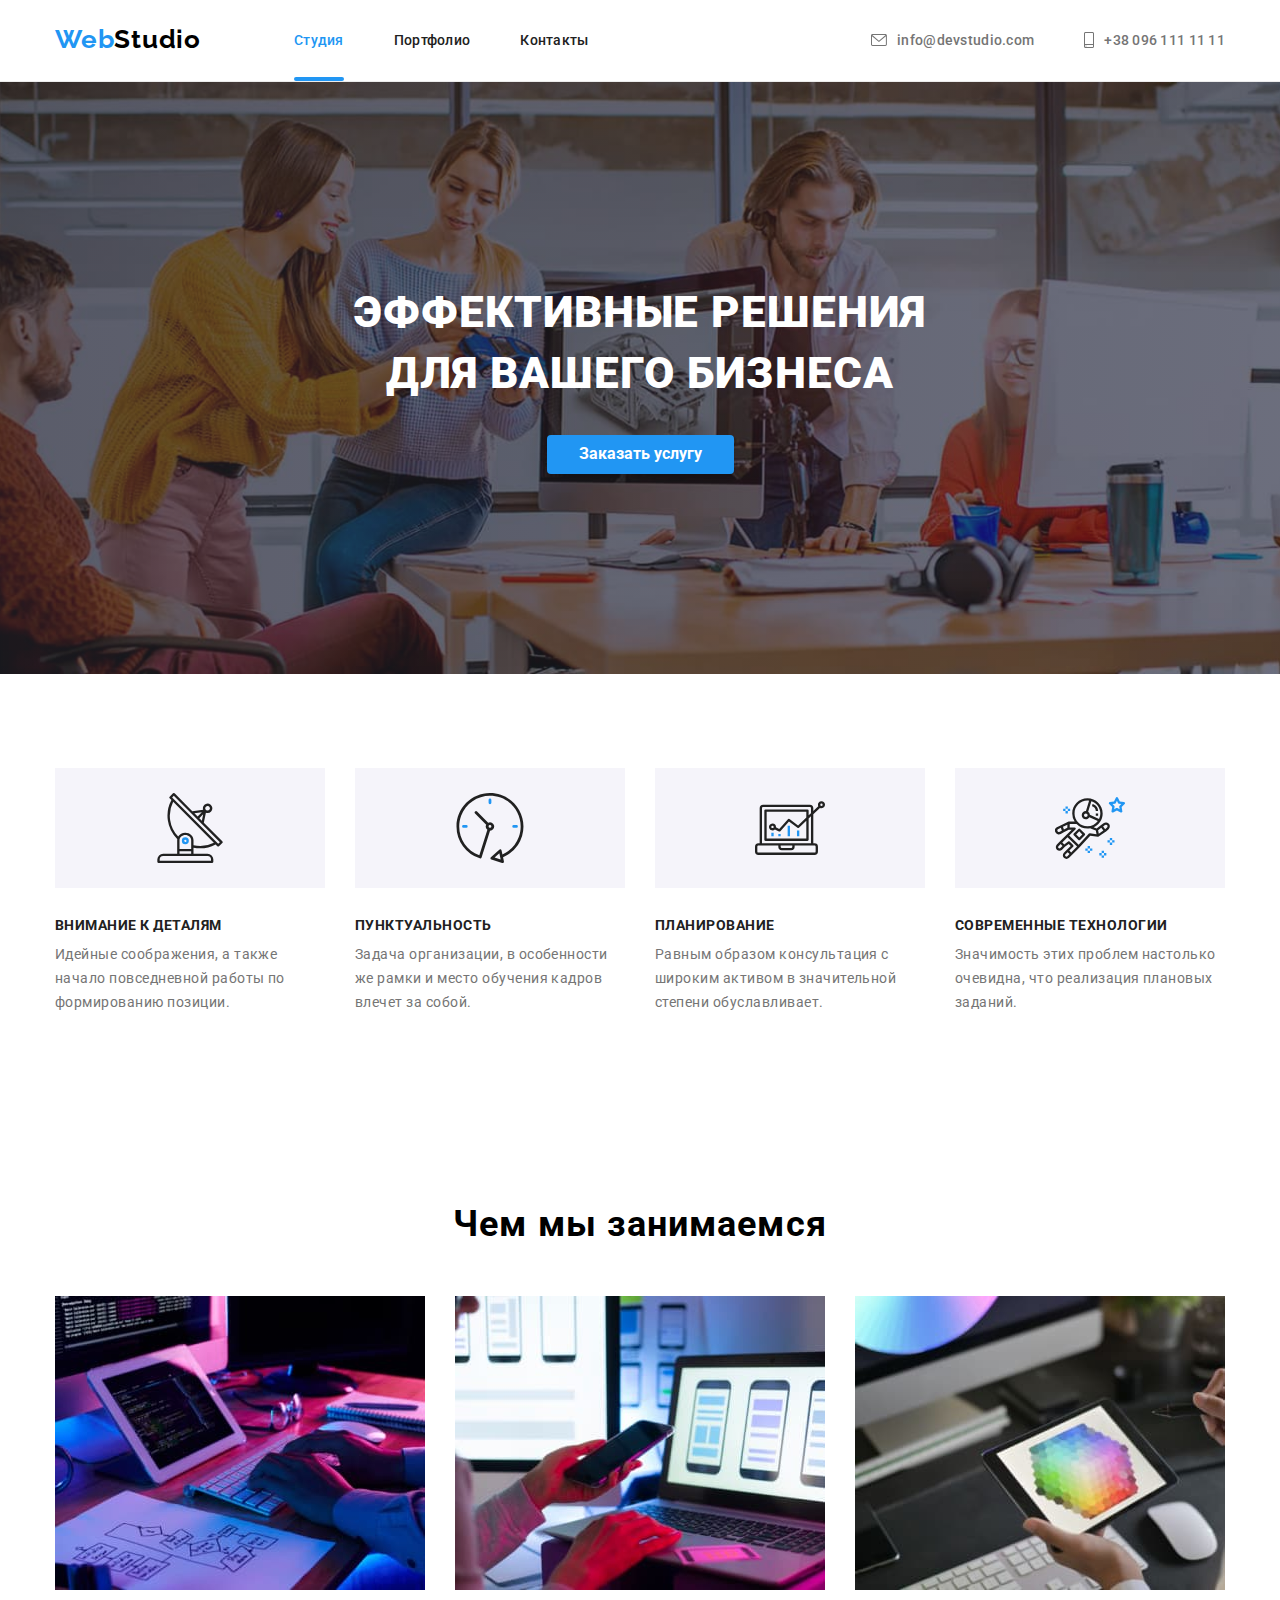
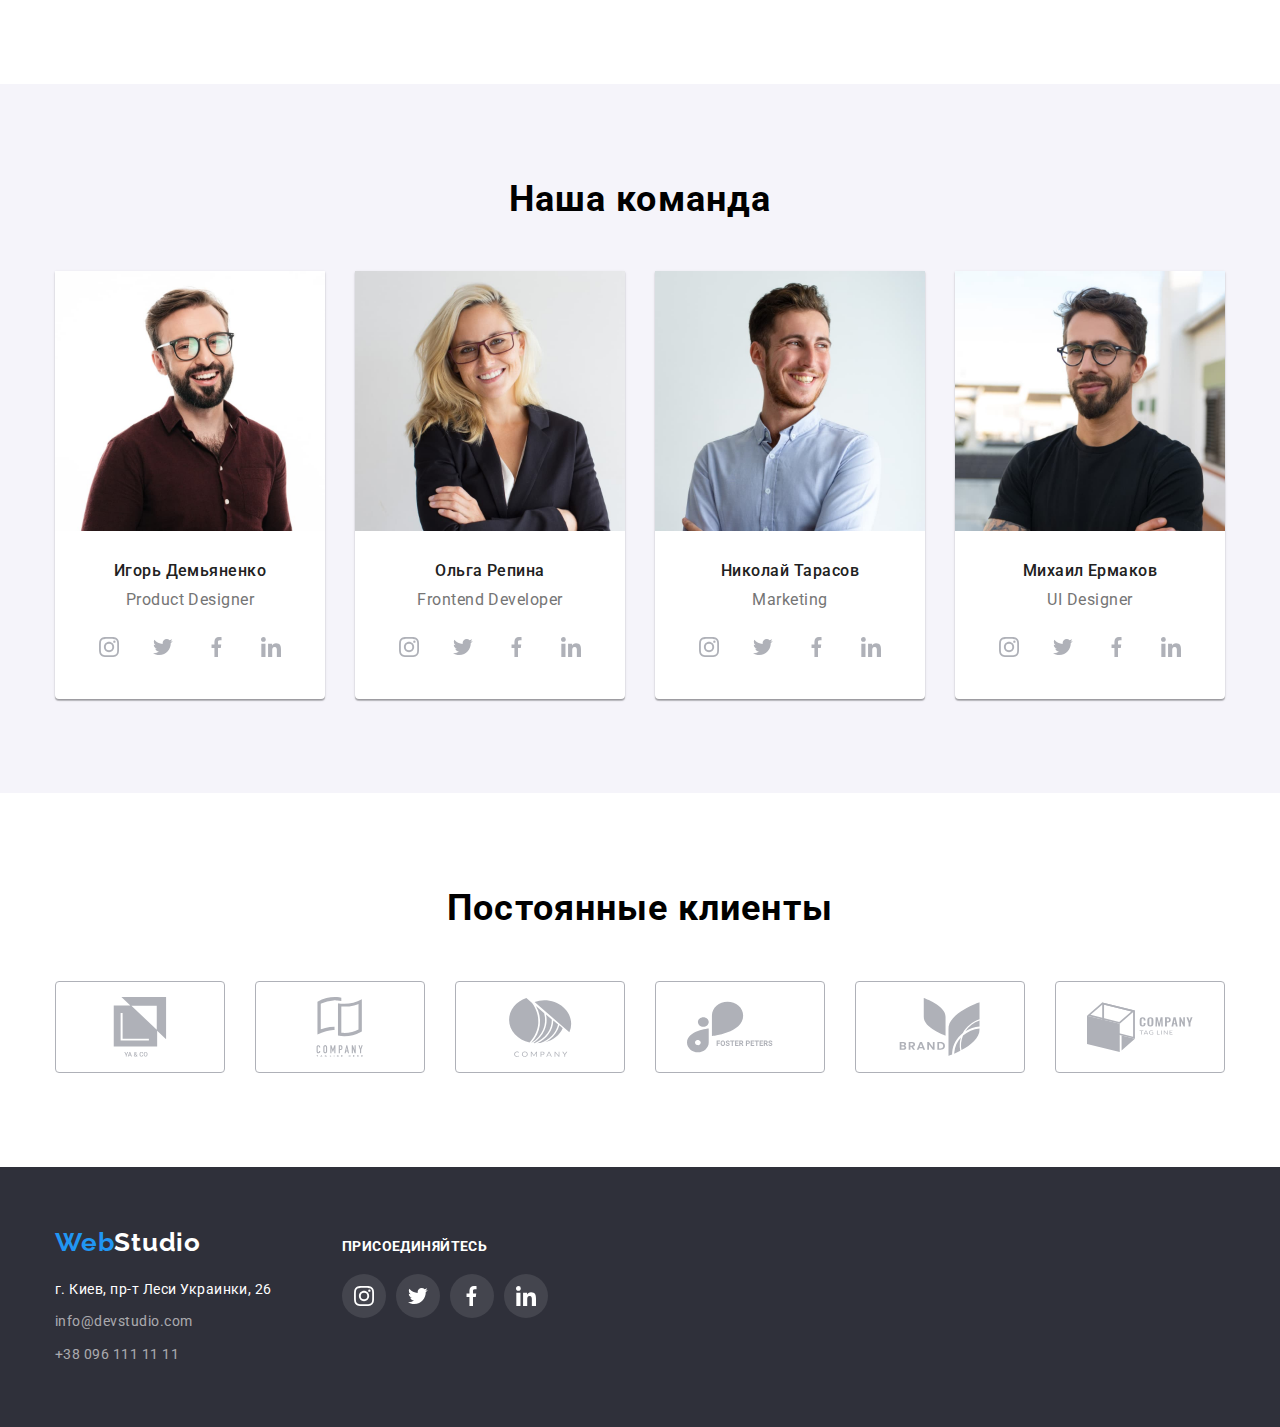
<file: index.html>
<!DOCTYPE html>
<html lang="ru">
<head>
    <meta charset="UTF-8">
    <meta name="viewport" content="width=device-width, initial-scale=1.0">
    <title>Web Studio</title>
    <link rel="preconnect" href="https://fonts.gstatic.com">
    <link href="https://fonts.googleapis.com/css2?family=Raleway:wght@700&family=Roboto:wght@400;500;700;900&display=swap"
        rel="stylesheet">
    <link rel="stylesheet" href="./css/modern-normalize.css" />
    <link rel="stylesheet" href="./css/style.css" />
</head>
<body>
    <header class="header">
        <div class="container flex-container">
        <!-- nav container -->
        <nav class="header-nav flex-container">
            <a class="header-logo" href="./index.html"><span class="logo">Web</span><span class="logo black">Studio</span></a>
            <ul class="site-nav flex-container">
                <li class="site-nav-item">
                    <a href="./index.html" class="site-nav-link current">Студия</a>
                </li>
                <li class="site-nav-item">
                    <a href="./portfolio.html" class="site-nav-link">Портфолио</a>
               </li>
               <li class="site-nav-item">
                    <a href="#" class="site-nav-link">Контакты</a>
                </li>
            </ul>
        </nav>
        <ul class="site-info flex-container">
            <li class="site-info-item">
                <a href="mailto:info@devstudio.com" class="site-info-link">
                    <svg class="header-icon" width="16" height="12">
                        <use href="./images/icons.svg#icon-mail"></use>
                    </svg>
                    info@devstudio.com
                </a>
            </li>
            <li class="site-info-item">
                <a href="tel:+380961111111" class="site-info-link">
                    <svg class="header-icon" width="10" height="16">
                        <use href="./images/icons.svg#icon-tel"></use>
                    </svg>
                    +38 096 111 11 11
                </a>
            </li>
        </ul>
    </div>
    </header>
    <main>
        <!-- about studio container -->
        <section class="hero">
            <div class="container">
            <h1 class="hero-title">ЭФФЕКТИВНЫЕ РЕШЕНИЯ <br/>
                ДЛЯ ВАШЕГО БИЗНЕСА</h1>
            <button class="btn-primary" data-modal-open>Заказать услугу</button>
            </div>
        </section>
        <section class="section">
            <div class="container">
            <h2 class="visually-hidden">Наши преимущества</h2>
            <ul class="content-list">
            <li class="content-item">
                <div class="content-icon">
                    <svg class="svg-icon">
                        <use href="./images/icons.svg#icon-svg-1"></use>
                    </svg>
                </div>
                <h3 class="content-heading">ВНИМАНИЕ К ДЕТАЛЯМ</h3>
                <p class="content-text">Идейные соображения, а также начало повседневной работы по формированию позиции.</p>
            </li>
            <li class="content-item">
                <div class="content-icon">
                <svg class="svg-icon">
                    <use href="./images/icons.svg#icon-svg-2"></use>
                </svg>
                </div>
                <h3 class="content-heading">ПУНКТУАЛЬНОСТЬ</h3>
                <p class="content-text">Задача организации, в особенности же рамки и место обучения кадров влечет за собой.</p>
            </li>
            <li class="content-item">
                <div class="content-icon">
                <svg class="svg-icon">
                    <use href="./images/icons.svg#icon-svg-3"></use>
                </svg>
                </div>
                <h3 class="content-heading">ПЛАНИРОВАНИЕ</h3>
                <p class="content-text">Равным образом консультация с широким активом в значительной степени обуславливает.</p>
            </li>
            <li class="content-item">
                <div class="content-icon">
                <svg class="svg-icon">
                    <use href="./images/icons.svg#icon-svg-4"></use>
                </svg>
                </div>
                <h3 class="content-heading">СОВРЕМЕННЫЕ ТЕХНОЛОГИИ</h3>
                <p class="content-text">Значимость этих проблем настолько очевидна, что реализация плановых заданий.</p>
            </li>
            </ul>
            </div>
        </section>
        <section class="section">
            <div class="container">
            <h2 class="title">Чем мы занимаемся</h2>
            <ul class="promo-list">
                <li class="promo-item">
                    <img class="promo-img" src="./images/img-1.jpg"
                    alt="img"
                   width="370"
                    height="294"
                    />
                </li>
                <li class="promo-item">
                    <img class="promo-img" src="./images/img-2.jpg"
                    alt="img"
                    width="370"
                    height="294"
                    />
                </li>
                <li class="promo-item">
                    <img class="promo-img" src="./images/img-3.jpg"
                    alt="img"
                    width="370"
                    height="294"
                    />
                </li>
            </ul>
            </div>
        </section>
        <section class="section team-section">
            <div class="container">
                <h2 class="title">Наша команда</h2>
                <ul class="team-list">
                <li class="team-item">
                    <img class="team-img" src="./images/img-4.jpg"
                    alt="img"
                    width="270"
                    height="260"
                    />
                    <div class="text">
                        <h3 class="team-heading">Игорь Демьяненко</h3>
                        <p class="team-text">Product Designer</p>
                        <ul class="team-social-list">
                            <li class="team-social-item">
                                <a href="#" class="team-social-link" aria-label="Instagram"><svg class="social-icon">
                                    <use href="./images/icons.svg#icon-instagram"></use>
                                </svg>
                                </a>
                            </li>
                            <li class="team-social-item">
                                <a href="#" class="team-social-link" aria-label="Twitter"><svg class="social-icon">
                                    <use href="./images/icons.svg#icon-twitter"></use>
                                </svg>
                                </a>
                            </li>
                            <li class="team-social-item">
                                <a href="#" class="team-social-link" aria-label="Facebook"><svg class="social-icon">
                                    <use href="./images/icons.svg#icon-facebook"></use>
                                </svg>
                            </a>
                            </li>
                            <li class="team-social-item">
                                <a href="#" class="team-social-link" aria-label="Linkedin"><svg class="social-icon">
                                    <use href="./images/icons.svg#icon-linkedin"></use>
                                </svg>
                            </a>
                            </li>
                        </ul>
                    </div>
                </li>
                <li class="team-item">
                    <img class="team-img" src="./images/img-5.jpg"
                    alt="img"
                    width="270"
                    height="260"
                    />
                    <div class="text">
                    <h3 class="team-heading">Ольга Репина</h3>
                    <p class="team-text">Frontend Developer</p>
                    <ul class="team-social-list">
                        <li class="team-social-item">
                            <a href="#" class="team-social-link" aria-label="Instagram"><svg class="social-icon">
                                    <use href="./images/icons.svg#icon-instagram"></use>
                                </svg>
                            </a>
                        </li>
                        <li class="team-social-item">
                            <a href="#" class="team-social-link" aria-label="Twitter"><svg class="social-icon">
                                    <use href="./images/icons.svg#icon-twitter"></use>
                                </svg>
                            </a>
                        </li>
                        <li class="team-social-item">
                            <a href="#" class="team-social-link" aria-label="Facebook"><svg class="social-icon">
                                    <use href="./images/icons.svg#icon-facebook"></use>
                                </svg>
                            </a>
                        </li>
                        <li class="team-social-item">
                            <a href="#" class="team-social-link" aria-label="Linkedin"><svg class="social-icon">
                                    <use href="./images/icons.svg#icon-linkedin"></use>
                                </svg>
                            </a>
                        </li>
                    </ul>
                    </div>
                </li>
                <li class="team-item">
                    <img class="team-img" src="./images/img-6.jpg"
                    alt="img"
                    width="270"
                    height="260"
                    />
                    <div class="text">
                    <h3 class="team-heading">Николай Тарасов</h3>
                    <p class="team-text">Marketing</p>
                    <ul class="team-social-list">
                        <li class="team-social-item">
                            <a href="#" class="team-social-link" aria-label="Instagram"><svg class="social-icon">
                                    <use href="./images/icons.svg#icon-instagram"></use>
                                </svg>
                            </a>
                        </li>
                        <li class="team-social-item">
                            <a href="#" class="team-social-link" aria-label="Twitter"><svg class="social-icon">
                                    <use href="./images/icons.svg#icon-twitter"></use>
                                </svg>
                            </a>
                        </li>
                        <li class="team-social-item">
                            <a href="#" class="team-social-link" aria-label="Facebook"><svg class="social-icon">
                                    <use href="./images/icons.svg#icon-facebook"></use>
                                </svg>
                            </a>
                        </li>
                        <li class="team-social-item">
                            <a href="#" class="team-social-link" aria-label="Linkedin"><svg class="social-icon">
                                    <use href="./images/icons.svg#icon-linkedin"></use>
                                </svg>
                            </a>
                        </li>
                    </ul>
                    </div>
                </li>
                <li class="team-item">
                    <img class="team-img" src="./images/img-7.jpg"
                    alt="img"
                    width="270"
                    height="260"
                    />
                    <div class="text">
                    <h3 class="team-heading">Михаил Ермаков</h3>
                    <p class="team-text">UI Designer</p>
                    <ul class="team-social-list">
                        <li class="team-social-item">
                            <a href="#" class="team-social-link" aria-label="Instagram"><svg class="social-icon">
                                    <use href="./images/icons.svg#icon-instagram"></use>
                                </svg>
                            </a>
                        </li>
                        <li class="team-social-item">
                            <a href="#" class="team-social-link" aria-label="Twitter"><svg class="social-icon">
                                    <use href="./images/icons.svg#icon-twitter"></use>
                                </svg>
                            </a>
                        </li>
                        <li class="team-social-item">
                            <a href="#" class="team-social-link" aria-label="Facebook"><svg class="social-icon">
                                    <use href="./images/icons.svg#icon-facebook"></use>
                                </svg>
                            </a>
                        </li>
                        <li class="team-social-item">
                            <a href="#" class="team-social-link" aria-label="Linkedin"><svg class="social-icon">
                                    <use href="./images/icons.svg#icon-linkedin"></use>
                                </svg>
                            </a>
                        </li>
                    </ul>
                    </div>
                </li>
                </ul>
            </div>
        </section>
        <section class="section">
            <div class="container">
                <h2 class="title">Постоянные клиенты</h2>
                <ul class="clients-list">
                    <li class="clients-item">
                        <a href="#" class="clients-link"><svg class="clients-icon">
                                <use href="./images/icons.svg#icon-clients-1"></use>
                            </svg>
                        </a>
                    </li>
                    <li class="clients-item">
                        <a href="#" class="clients-link"><svg class="clients-icon">
                                <use href="./images/icons.svg#icon-clients-2"></use>
                            </svg>
                        </a>
                    </li>
                    <li class="clients-item">
                        <a href="#" class="clients-link"><svg class="clients-icon">
                                <use href="./images/icons.svg#icon-clients-3"></use>
                            </svg>
                        </a>
                    </li>
                    <li class="clients-item">
                        <a href="#" class="clients-link"><svg class="clients-icon">
                                <use href="./images/icons.svg#icon-clients-4"></use>
                            </svg>
                        </a>
                    </li>
                    <li class="clients-item">
                        <a href="#" class="clients-link"><svg class="clients-icon">
                                <use href="./images/icons.svg#icon-clients-5"></use>
                            </svg>
                        </a>
                    </li>
                    <li class="clients-item">
                        <a href="#" class="clients-link"><svg class="clients-icon">
                                <use href="./images/icons.svg#icon-clients-6"></use>
                            </svg>
                        </a>
                    </li>
                </ul>
            </div>
        </section>
    </main>
    <footer class="footer">
        <!-- address container -->
        <div class="container flex-container-footer">
            <div class="footer-address">
                <a class="footer-logo" href="./index.html"><span class="logo">Web</span><span class="logo white">Studio</span></a>
                <address>
                <ul class="address-list">
                    <li class="address-item">
                        <a
                    href="https://www.google.com.ua/maps/place/%D0%B1%D1%83%D0%BB.+%D0%9B%D0%B5%D1%81%D0%B8+%D0%A3%D0%BA%D1%80%D0%B0%D0%B8%D0%BD%D0%BA%D0%B8,+26,+%D0%9A%D0%B8%D0%B5%D0%B2,+02000/@50.4265841,30.5361971,17z/data=!3m1!4b1!4m8!1m2!2m1!1z0LMuINCa0LjQtdCyLCDQv9GALdGCINCb0LXRgdC4INCj0LrRgNCw0LjQvdC60LgsIDI2!3m4!1s0x40d4cf0e033ecbe9:0x57a4dffefec77da0!8m2!3d50.4265807!4d30.5383858?hl=ru"
                    target="_blank" class="address-item-link address-item-street">г. Киев, пр-т Леси Украинки, 26</a>
                    </li>
                    <li class="address-item">
                        <a href="mailto:info@devstudio.com" class="address-item-link">info@devstudio.com</a>
                    </li>
                    <li class="address-item">
                        <a href="tel:+380961111111" class="address-item-link">+38 096 111 11 11</a>
                    </li>
                </ul>
                </address>
            </div>
            <div class="footer-links">
                <!-- social-links container -->
                <h4 class="footer-heading">ПРИСОЕДИНЯЙТЕСЬ</h4>
                <ul class="footer-social-list">
                    <li class="footer-social-item">
                        <a href="#" class="footer-social-link" aria-label="Instagram">
                            <svg class="footer-icon">
                                <use href="./images/icons.svg#icon-instagram"></use>
                            </svg>
                        </a>
                    </li>
                    <li class="footer-social-item">
                        <a href="#" class="footer-social-link" aria-label="Twitter">
                            <svg class="footer-icon">
                                <use href="./images/icons.svg#icon-twitter"></use>
                            </svg>
                        </a>
                    </li>
                    <li class="footer-social-item">
                        <a href="#" class="footer-social-link" aria-label="Facebook">
                            <svg class="footer-icon">
                                <use href="./images/icons.svg#icon-facebook"></use>
                            </svg>
                        </a>
                    </li>
                    <li class="footer-social-item">
                        <a href="#" class="footer-social-link" aria-label="Linkedin">
                            <svg class="footer-icon">
                                <use href="./images/icons.svg#icon-linkedin"></use>
                            </svg>
                        </a>
                    </li>
                </ul>
            </div>
        </div>
    </footer>
    <div class="backdrop is-hidden" data-modal>
        <div class="modal">
            <button class="close-modal" data-modal-close>
                <svg class="close-svg">
                    <use href="./images/icons.svg#icon-vector-1"></use>
                </svg>
            </button>
        </div>
    </div>
    <script src="./js/modal.js"></script>
</body>
</html>
</file>
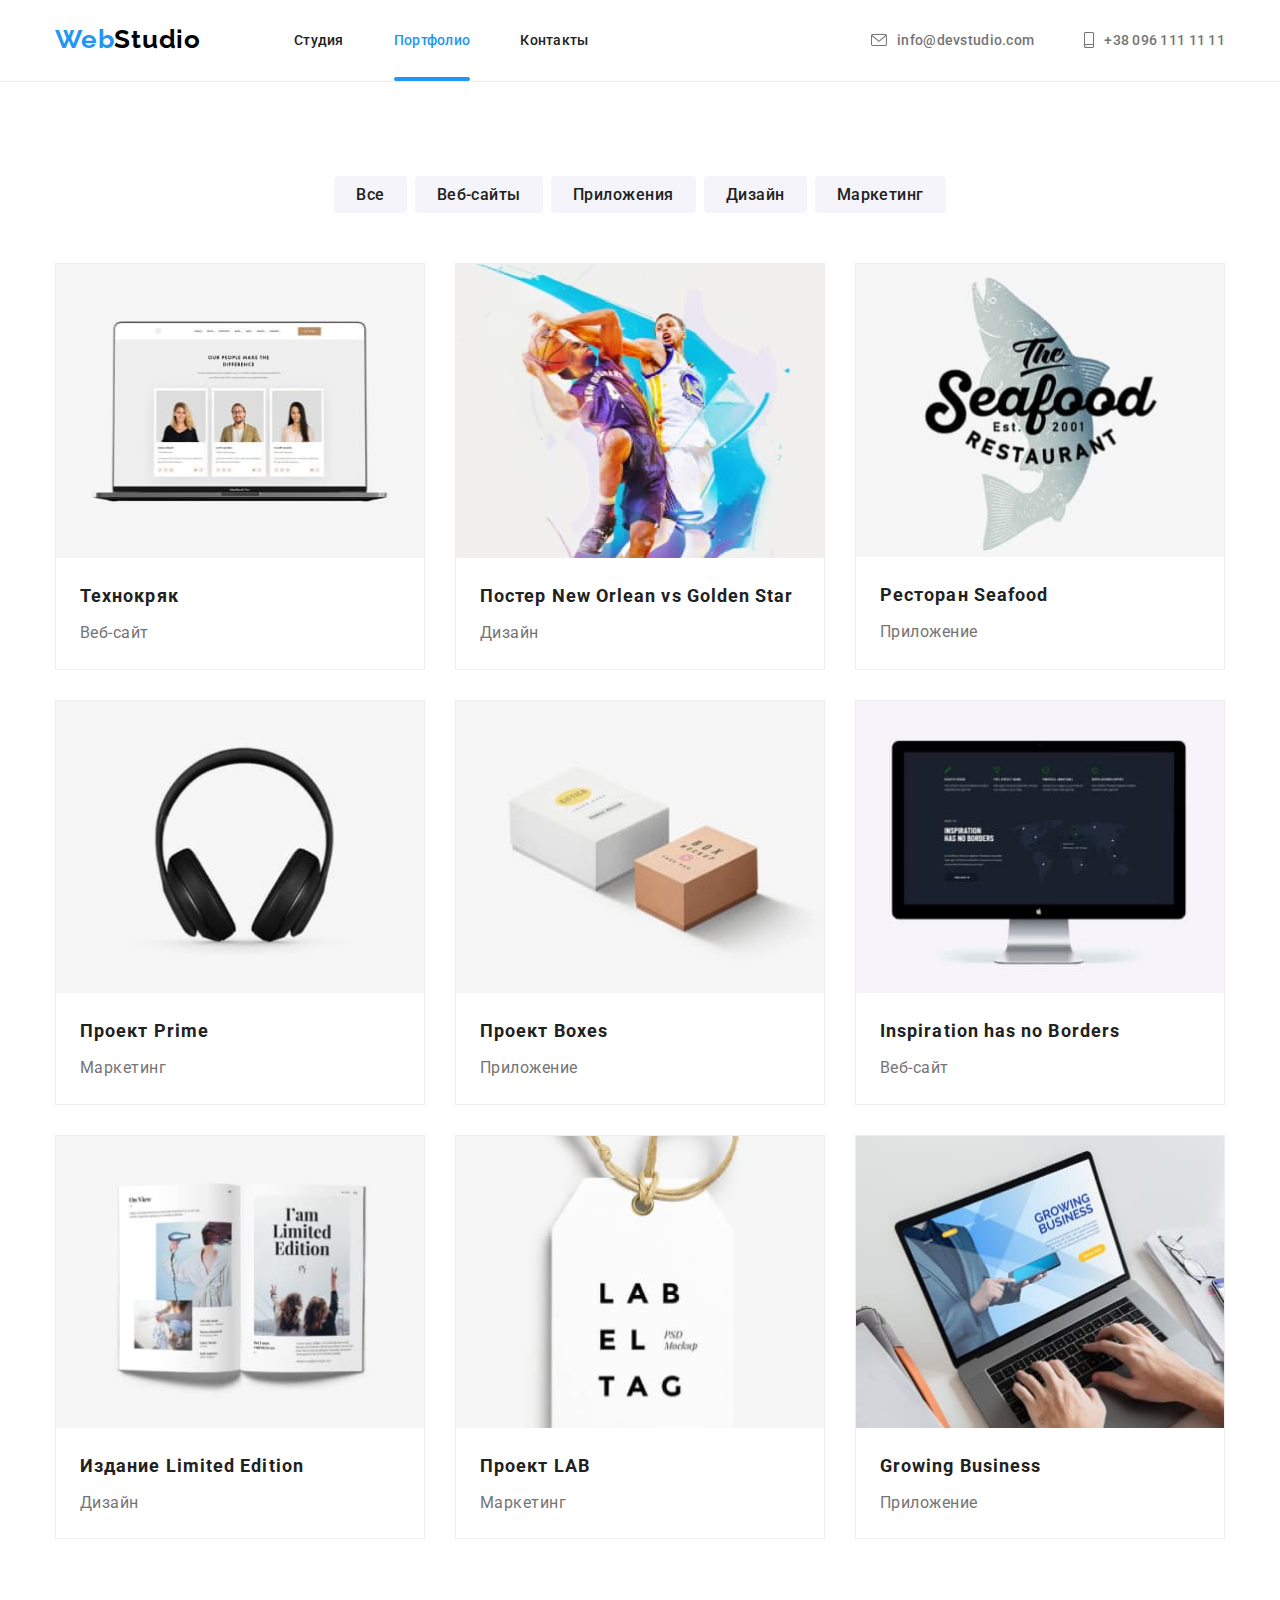
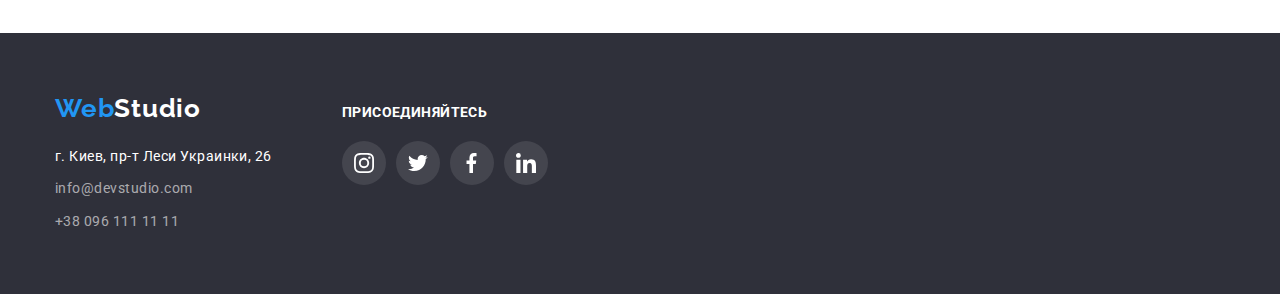
<file: portfolio.html>
<!DOCTYPE html>
<html lang="ru">
<head>
    <meta charset="UTF-8">
    <meta name="viewport" content="width=device-width, initial-scale=1.0">
    <title>Портфолио</title>
    <link rel="preconnect" href="https://fonts.gstatic.com">
    <link href="https://fonts.googleapis.com/css2?family=Raleway:wght@700&family=Roboto:wght@400;500;700;900&display=swap"
        rel="stylesheet">
    <link rel="stylesheet" href="./css/modern-normalize.css" />
    <link rel="stylesheet" href="./css/style.css" />
</head>
<body>
        <header class="header">
            <div class="container flex-container">
                <!-- nav container -->
                <nav class="header-nav flex-container">
                    <a class="header-logo" href="./index.html"><span class="logo">Web</span><span
                            class="logo black">Studio</span></a>
                    <ul class="site-nav flex-container">
                        <li class="site-nav-item">
                            <a href="./index.html" class="site-nav-link">Студия</a>
                        </li>
                        <li class="site-nav-item">
                            <a href="./portfolio.html" class="site-nav-link current">Портфолио</a>
                        </li>
                        <li class="site-nav-item">
                            <a href="#" class="site-nav-link">Контакты</a>
                        </li>
                    </ul>
                </nav>
                <ul class="site-info flex-container">
                    <li class="site-info-item">
                        <a href="mailto:info@devstudio.com" class="site-info-link"><svg class="header-icon" width="16"
                                height="12">
                                <use href="./images/icons.svg#icon-mail"></use>
                            </svg>info@devstudio.com</a>
                    </li>
                    <li class="site-info-item">
                        <a href="tel:+380961111111" class="site-info-link"><svg class="header-icon" width="10" height="16">
                                <use href="./images/icons.svg#icon-tel"></use>
                            </svg>+38 096 111 11 11</a>
                    </li>
                </ul>
            </div>
        </header>
        <main>
            <!-- portfolio container -->
            <section class="section">
                <div class="container">
                <h1 class="visually-hidden">Наши проекты</h1>
                <ul class="btn-list">
                    <li class="btn-item">
                        <button class="btn-secondary">Все</button>
                    </li>
                    <li class="btn-item">
                        <button class="btn-secondary">Веб-сайты</button>
                    </li>
                    <li class="btn-item">
                        <button class="btn-secondary">Приложения</button>
                    </li>
                    <li class="btn-item">
                        <button class="btn-secondary">Дизайн</button>
                    </li>
                    <li class="btn-item">
                        <button class="btn-secondary">Маркетинг</button>
                    </li>
                </ul>
                <ul class="project-list">
                    <li class="project-item">
                       <a href="#">
                           <div class="card-wrap">
                                <img src="./images/img-8.jpg"
                                        class="card-image"
                                        alt="img"
                                        width="370"
                                        height="294"
                                    />
                                <div class="card-info">
                                    Технокряк это современная площадка распространения коронавируса. Компании используют эту платформу для цифрового
                                    шпионажа и атак на защищённые сервера конкурентов.
                                </div>
                            </div>
                            <div class="card-text">
                                <h2 class="project-heading">Технокряк</h2>
                                <p class="project-text">Веб-сайт</p>
                            </div>
                        </a>
                    </li>
                    <li class="project-item">
                        <a href="#">
                        <div class="card-wrap">
                            <img src="./images/img-9.jpg"
                            class="card-image"
                            alt="img"
                            width="370"
                            height="294" />
                            <div class="card-info">
                                Технокряк это современная площадка распространения коронавируса. Компании используют эту платформу для цифрового
                                шпионажа и атак на защищённые сервера конкурентов.
                            </div>
                        </div>
                        <div class="card-text">
                        <h2 class="project-heading">Постер New Orlean vs Golden Star</h2>
                        <p class="project-text">Дизайн</p>
                        </div>
                        </a>
                    </li>
                    <li class="project-item">
                        <a href="#">
                        <img src="./images/img-10.jpg"
                        class="card-image"
                        alt="img"
                        width="370"
                        height="294"
                        />
                        <div class="card-text">
                        <h2 class="project-heading">Ресторан Seafood</h2>
                        <p class="project-text">Приложение</p>
                        </div>
                        </a>
                    </li>
                    <li class="project-item">
                        <a href="#">
                        <img src="./images/img-11.jpg"
                        class="card-image"
                        alt="img"
                        width="370"
                        height="294"
                        />
                        <div class="card-text">
                        <h2 class="project-heading">Проект Prime</h2>
                        <p class="project-text">Маркетинг</p>
                        </div>
                        </a>
                    </li>
                    <li class="project-item">
                        <a href="#">
                        <img src="./images/img-12.jpg"
                        class="card-image"
                        alt="img"
                        width="370"
                        height="294"
                        />
                        <div class="card-text">
                        <h2 class="project-heading">Проект Boxes</h2>
                        <p class="project-text">Приложение</p>
                        </div>
                        </a>
                    </li>
                    <li class="project-item">
                        <a href="#">
                        <img src="./images/img-13.jpg"
                        class="card-image"
                        alt="img"
                        width="370"
                        height="294"
                        />
                        <div class="card-text">
                        <h2 class="project-heading">Inspiration has no Borders</h2>
                        <p class="project-text">Веб-сайт</p>
                        </div>
                        </a>
                    </li>
                    <li class="project-item">
                        <a href="#">
                        <img src="./images/img-14.jpg"
                        class="card-image"
                        alt="img"
                        width="370"
                        height="294"
                        />
                        <div class="card-text">
                        <h2 class="project-heading">Издание Limited Edition</h2>
                        <p class="project-text">Дизайн</p>
                        </div>
                        </a>
                    </li>
                    <li class="project-item">
                        <a href="#">
                        <img src="./images/img-15.jpg"
                        class="card-image"
                        alt="img"
                        width="370"
                        height="294"
                        />
                        <div class="card-text">
                        <h2 class="project-heading">Проект LAB</h2>
                        <p class="project-text">Маркетинг</p>
                        </div>
                        </a>
                    </li>
                    <li class="project-item">
                        <a href="#">
                        <img src="./images/img-16.jpg"
                        class="card-image"
                        alt="img"
                        width="370"
                        height="294"
                        />
                        <div class="card-text">
                        <h2 class="project-heading">Growing Business</h2>
                        <p class="project-text">Приложение</p>
                        </div>
                        </a>
                    </li>
                </ul>
                </div>
            </section>
        </main>
        <footer class="footer">
            <!-- address container -->
            <div class="container flex-container-footer">
                <div class="footer-address">
                    <a class="footer-logo" href="./index.html"><span class="logo">Web</span><span
                            class="logo white">Studio</span></a>
                    <address>
                        <ul class="address-list">
                            <li class="address-item">
                                <a href="https://www.google.com.ua/maps/place/%D0%B1%D1%83%D0%BB.+%D0%9B%D0%B5%D1%81%D0%B8+%D0%A3%D0%BA%D1%80%D0%B0%D0%B8%D0%BD%D0%BA%D0%B8,+26,+%D0%9A%D0%B8%D0%B5%D0%B2,+02000/@50.4265841,30.5361971,17z/data=!3m1!4b1!4m8!1m2!2m1!1z0LMuINCa0LjQtdCyLCDQv9GALdGCINCb0LXRgdC4INCj0LrRgNCw0LjQvdC60LgsIDI2!3m4!1s0x40d4cf0e033ecbe9:0x57a4dffefec77da0!8m2!3d50.4265807!4d30.5383858?hl=ru"
                                    target="_blank" class="address-item-link address-item-street">г. Киев, пр-т Леси Украинки,
                                    26</a>
                            </li>
                            <li class="address-item">
                                <a href="mailto:info@devstudio.com" class="address-item-link">info@devstudio.com</a>
                            </li>
                            <li class="address-item">
                                <a href="tel:+380961111111" class="address-item-link">+38 096 111 11 11</a>
                            </li>
                        </ul>
                    </address>
                </div>
                <div class="footer-links">
                    <!-- social-links container -->
                    <h4 class="footer-heading">ПРИСОЕДИНЯЙТЕСЬ</h4>
                    <ul class="footer-social-list">
                        <li class="footer-social-item">
                            <a href="#" class="footer-social-link" aria-label="Instagram">
                                <svg class="footer-icon">
                                    <use href="./images/icons.svg#icon-instagram"></use>
                                </svg>
                            </a>
                        </li>
                        <li class="footer-social-item">
                            <a href="#" class="footer-social-link" aria-label="Twitter">
                                <svg class="footer-icon">
                                    <use href="./images/icons.svg#icon-twitter"></use>
                                </svg>
                            </a>
                        </li>
                        <li class="footer-social-item">
                            <a href="#" class="footer-social-link" aria-label="Facebook">
                                <svg class="footer-icon">
                                    <use href="./images/icons.svg#icon-facebook"></use>
                                </svg>
                            </a>
                        </li>
                        <li class="footer-social-item">
                            <a href="#" class="footer-social-link" aria-label="Linkedin">
                                <svg class="footer-icon">
                                    <use href="./images/icons.svg#icon-linkedin"></use>
                                </svg>
                            </a>
                        </li>
                    </ul>
                </div>
            </div>
        </footer>
        <script src="./js/modal.js"></script>
</body>
</html>
</file>
<file: css/style.css>
/* Common.css */
:root {
  --text-blue: #2196f3;
  --text-blue-opacity: rgba(33, 150, 243, 0.9);
  --text-black: #000000;
  --text-graphit: #212121;
  --text-grey: #757575;
  --text-white: #ffffff;
  --text-grey-opacity: rgba(255, 255, 255, 0.6);
  --background-hero: #2f303a;
  --background-team: #f5f4fa;
  --border-colour: #eeeeee;
  --border-header: #ECECEC;
  --social-link: #AFB1B8;
}

body {
  font-family: Roboto, sans-serif;
}

img {
  display: block;
  max-width: 100%;
  height: auto;
}

.section {
  padding-top: 94px;
  padding-bottom: 94px;
}

.container {
  width: 1200px;
  padding-left: 15px;
  padding-right: 15px;

  margin-left: auto;
  margin-right: auto;
}

.title {
  font-weight: 700;
  font-size: 36px;
  line-height: 1.2;
  text-align: center;
  color: var(text-graphit);
  letter-spacing: 0.03em;
  margin-bottom: 50px;
}

.visually-hidden {
  position: absolute;
  width: 1px;
  height: 1px;
  margin: -1px;
  border: 0;
  padding: 0;

  white-space: nowrap;
  clip-path: inset(100%);
  clip: rect(0 0 0 0);
  overflow: hidden;
}

.header {
  border-bottom: 1px solid var(--border-header);
  background-color: var(--text-white);
  font-size: 14px;
  font-weight: 500;
  line-height: 1.2;
  letter-spacing: 0.02em;
}

.flex-container {
  display: flex;
}

.header-logo {
  padding-top: 24px;
  padding-bottom: 25px;

  margin-right: 93px;
}

.header-nav {
  justify-content: space-between;
  align-items: center;
}

.site-nav-link {
  display: flex;
  padding-top: 32px;
  padding-bottom: 32px;
  position: relative;
}

.site-nav-link.current::after {
  content: "";
  display: block;
  width: 100%;
  height: 4px;
  background: var(--text-blue);
  border-radius: 2px;
  position: absolute;
  bottom: 0;
  left: 0;
}

.site-nav-item:not(:first-child) {
  margin-left: 50px;
}

.site-info {
  align-items: center;
  margin-left: auto;
}

.site-info-item:last-child {
  margin-left: 50px;
}

.site-info-link {
  display: flex;
  align-items: center;
  justify-content: center;
  padding-top: 32px;
  padding-bottom: 32px;
}

.logo {
  font-family: Raleway, sans-serif;
  font-weight: 700;
  font-size: 26px;
  line-height: 1.2;
  letter-spacing: 0.03em;
  color: var(--text-blue);
}

.site-nav-link {
  color: var(--text-graphit);
}

.site-nav-link:hover,
.site-nav-link:focus {
  color: var(--text-blue);
  cursor: pointer;
}

.site-nav-link.current {
  color: var(--text-blue);
}

.site-info-link {
  color: var(--text-grey);
}

.site-info-link:hover .header-icon,
.site-info-link:focus .header-icon {
  color: var(--text-blue);
  fill: var(--text-blue);
  cursor: pointer;
}

.site-info-link:hover,
.site-info-link:focus {
  color: var(--text-blue);
}

.header-icon {
  margin-right: 10px;
  fill: var(--text-grey);
}

.footer {
  background-color: var(--background-hero);
  letter-spacing: 0.03em;
  padding-top: 60px;
  padding-bottom: 60px;
}

.flex-container-footer {
  display: flex;
  align-items: baseline;
}

.footer-logo {
  display: block;
  margin-bottom: 20px;
}

.logo.black {
  color: var(--text-black);
}

.logo.white {
  color: var(--text-white);
}

.address-item-link {
  font-size: 14px;
  line-height: 1.7;
  color: var(--text-grey-opacity);
}

.address-item-link:hover,
.address-item-link:focus {
  color: var(--text-blue);
}

.address-item-street {
  color: var(--text-white);
}

.address-item:not(:last-child) {
  margin-bottom: 9px;
}

.footer-links {
  width: 206px;
  height: 80px;
  margin-left: 70px;
}

.footer-heading {
  font-weight: 700;
  font-size: 14px;
  line-height: 1.2;
  letter-spacing: 0.03em;
  text-transform: uppercase;
  color: var(--text-white);
  margin-bottom: 20px;
}

.footer-social-list {
  display: flex;
}

.footer-social-item:not(:last-child) {
  margin-right: 10px;
}

.footer-social-link {
  display: flex;
  align-items: center;
  justify-content: center;
  width: 44px;
  height: 44px;
  border-radius: 50%;
  background-color: rgba(255, 255, 255, 0.1);
}

.footer-icon {
  width: 20px;
  height: 20px;
  fill: var(--text-white);
}

.footer-social-link:hover,
.footer-social-linr:focus {
  background-color: var(--text-blue);
  cursor: pointer;
}

/* Index.css */
.hero {
  background-color: var(--background-hero);
  background-image: linear-gradient(to right, rgba(47, 48, 58, 0.5), rgba(47, 48, 58, 0.3)), url("../images/img-17.jpg");
  background-size: cover;
  background-repeat: no-repeat;
  background-position: 50% 50%;
  text-align: center;
  letter-spacing: 0.06em;
  max-width: 1600px;
  padding-top: 200px;
  padding-bottom: 200px;
  margin-left: auto;
  margin-right: auto;
}

.hero-title {
  font-weight: 900;
  font-size: 44px;
  line-height: 1.4;
  color: var(--text-white);
  margin-bottom: 30px;
}

.btn-primary {
  font-weight: 700;
  font-size: 16px;
  line-height: 1.8;
  background: #2196f3;
  box-shadow: 0px 4px 4px rgba(0, 0, 0, 0.15);
  border-radius: 4px;
  border: none;
  color: var(--text-white);
  cursor: pointer;
  padding: 5px 32px;
}

.content-list {
  display: flex;
  justify-content: space-between;
  background-color: #ffffff;
  letter-spacing: 0.03em;
}

.content-item:not(:last-child) {
  margin-right: 30px;
}

.content-icon {
  display: flex;
  justify-content: center;
  align-items: center;
  background-color: var(--background-team);
  width: 270px;
  height: 120px;
  margin-bottom: 30px;
}

.svg-icon {
  width: 70px;
  height: 70px;
}

.content-heading {
  font-weight: 700;
  font-size: 14px;
  line-height: 1.1;
  color: var(--text-graphit);
  margin-bottom: 10px;
}

.content-text {
  font-size: 14px;
  line-height: 1.7;
  color: var(--text-grey);
}

.promo-list {
  display: flex;
  justify-content: space-between;
}

.promo-item:not(:last-child) {
  margin-right: 30px;
}

.promo-img {
  max-width: 370px;
}

.team-section {
  background-color: var(--background-team);
  letter-spacing: 0.03em;
}

.team-heading {
  font-weight: 500;
  font-size: 16px;
  line-height: 1.2;
  color: var(--text-graphit);
}

.text {
  padding-top: 30px;
  padding-bottom: 30px;
  text-align: center;
}

.team-social-list {
  display: flex;
  justify-content: center;
}

.team-social-list {
  margin-top: 16px;
}

.team-social-item:not(:last-child) {
  margin-right: 10px;
}

.team-social-link {
  display: flex;
  align-items: center;
  justify-content: center;
  width: 44px;
  height: 44px;
  border-radius: 50%;
  color: var(--social-link);
}

.social-icon {
  width: 20px;
  height: 20px;
  fill: var(--social-link);
}

.team-social-link:hover .social-icon,
.team-social-link:focus .social-icon {
  fill: var(--text-white);
  cursor: pointer;
}

.team-social-link:hover,
.team-social-link:focus {
  background-color: var(--text-blue);
}

.team-text {
  font-size: 16px;
  line-height: 1.2;
  color: var(--text-grey);
}

.team-list {
  display: flex;
  justify-content: space-between;
}

.team-item:not(:last-child) {
  margin-right: 30px;
}

.team-item {
  background-color: var(--text-white);
  box-shadow: 0px 1px 3px rgba(0, 0, 0, 0.12), 0px 1px 1px rgba(0, 0, 0, 0.14), 0px 2px 1px rgba(0, 0, 0, 0.2);
  border-radius: 0px 0px 4px 4px;
}

.team-heading {
  margin-bottom: 10px;
}

.clients-list {
  display: flex;
  justify-content: space-between;
}

.clients-item:not(:last-child) {
  margin-right: 30px;
}

.clients-link {
  width: 170px;
  height: 92px;
  border: 1px solid var(--social-link);
  border-radius: 4px;
  display: flex;
  justify-content: center;
  align-items: center;
}

.clients-icon {
  width: 106px;
  Height: 60px;
  fill: var(--social-link)
}

.clients-link:hover .clients-icon,
.clients-link:focus .clients-icon {
  fill: var(--text-blue);
}

.clients-link:hover,
.clients-link:focus {
  border: 1px solid var(--text-blue);
  cursor: pointer;
}

/* Portfolio.css */
.btn-list {
  display: flex;
  justify-content: center;
  align-items: center;
  margin-bottom: 50px;
}

.btn-item:not(:last-child) {
  margin-right: 8px;
}

.btn-secondary {
  font-weight: 500;
  font-size: 16px;
  line-height: 1.6;
  letter-spacing: 0.03em;
  color: var(--text-graphit);
  cursor: pointer;
  border-radius: 4px;
  border: none;
  background-color: var(--background-team);
  padding: 6px 22px;
}

.btn-secondary:hover,
.btn-secondary:focus {
  color: var(--text-white);
  background-color: var(--text-blue);
  box-shadow: 0px 3px 1px rgba(0, 0, 0, 0.1), 0px 1px 2px rgba(0, 0, 0, 0.08), 0px 2px 2px rgba(0, 0, 0, 0.12);
}

.project-list {
  display: flex;
  flex-wrap: wrap;
  margin-left: -30px;
  margin-top: -30px;
}

.project-item {
  flex-basis: calc(100% / 3 - 30px);
  border: 1px solid var(--border-colour);
  margin-left: 30px;
  margin-top: 30px;
}

.project-item:hover,
.project-item:focus {
  cursor: pointer;
  border: 1px solid var(--border-colour);
  box-shadow: 0px 1px 1px rgba(0, 0, 0, 0.12), 0px 4px 4px rgba(0, 0, 0, 0.06), 1px 4px 6px rgba(0, 0, 0, 0.16);
}

.card-wrap {
  display: flex;
  width: 100%;
  height: 294px;
  position: relative;
  overflow: hidden;
}

.card-image {
  display: block
}

.card-info {
  position: absolute;
  bottom:-100%;
  justify-content: center;
  align-items: center;
  width: 100%;
  height: 100%;
  background-color: var(--text-blue-opacity);
  color: var(--text-white);
  font-size: 18px;
  line-height: 1.5;
  letter-spacing: 0.03em;
  padding: 24px;
  z-index: 1;
}

.project-item:hover .card-info,
.project-item:focus .card-info {
  animation-name: CardInfoAnimate;
  animation-timing-function: cubic-bezier(0.4, 0, 0.2, 1);
  animation-fill-mode: forwards;
  animation-duration: 250ms;
  animation-iteration-count: 1;
}

@keyframes CardInfoAnimate {
  0% {
     bottom:-100%;
  }
  100% {
     bottom:0;
  }
}

.card-text {
  padding: 20px 24px;
}

.project-heading {
  font-weight: 700;
  font-size: 18px;
  line-height: 2;
  letter-spacing: 0.06em;
  color: var(--text-graphit);
  margin-bottom: 4px;
}

.project-text {
  font-size: 16px;
  line-height: 1.9;
  letter-spacing: 0.03em;
  color: var(--text-grey);
}

/* Backdrop */
.backdrop {
background: rgba(0, 0, 0, 0.2);
display: flex;
justify-content: center;
align-items: center;
position: fixed;
width: 100%;
height: 100vh;
top: 0;
left: 0;
z-index: 2;
}

.modal {
width: 528px;
height: 581px;
background: var(--text-white);
box-shadow: 0px 1px 3px rgba(0, 0, 0, 0.12), 0px 1px 1px rgba(0, 0, 0, 0.14), 0px 2px 1px rgba(0, 0, 0, 0.2);
border-radius: 4px;
padding: 8px;
}

.close-modal {
  display: flex;
  justify-content: center;
  align-items: center;
  margin-left: auto;
  width: 30px;
  height: 30px;
  border: 1px solid rgba(0, 0, 0, 0.1);
  border-radius: 50%;
}

.close-svg {
  width: 11px;
  height: 11px;
  fill: var(--text-black);
}

.is-hidden {
  visibility: hidden;
  opacity: 0;
  pointer-events: none;
}
</file>
